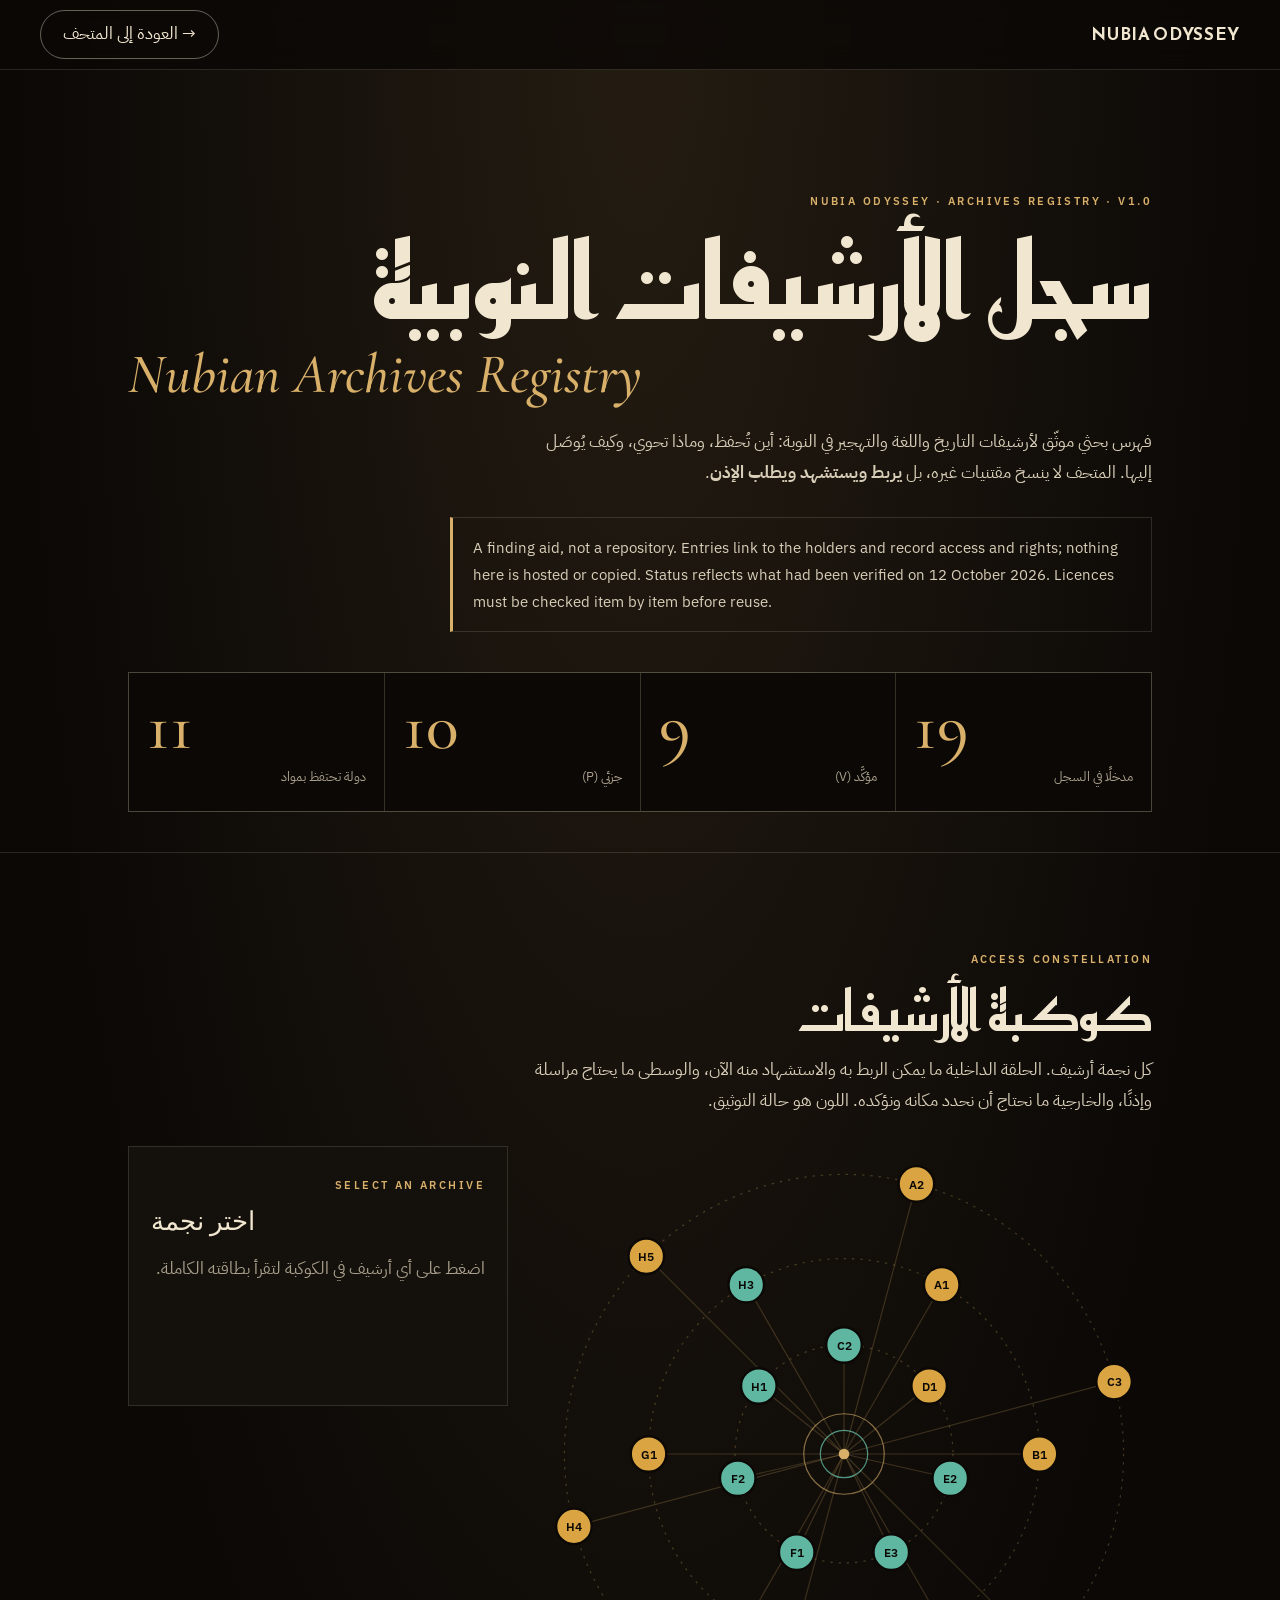
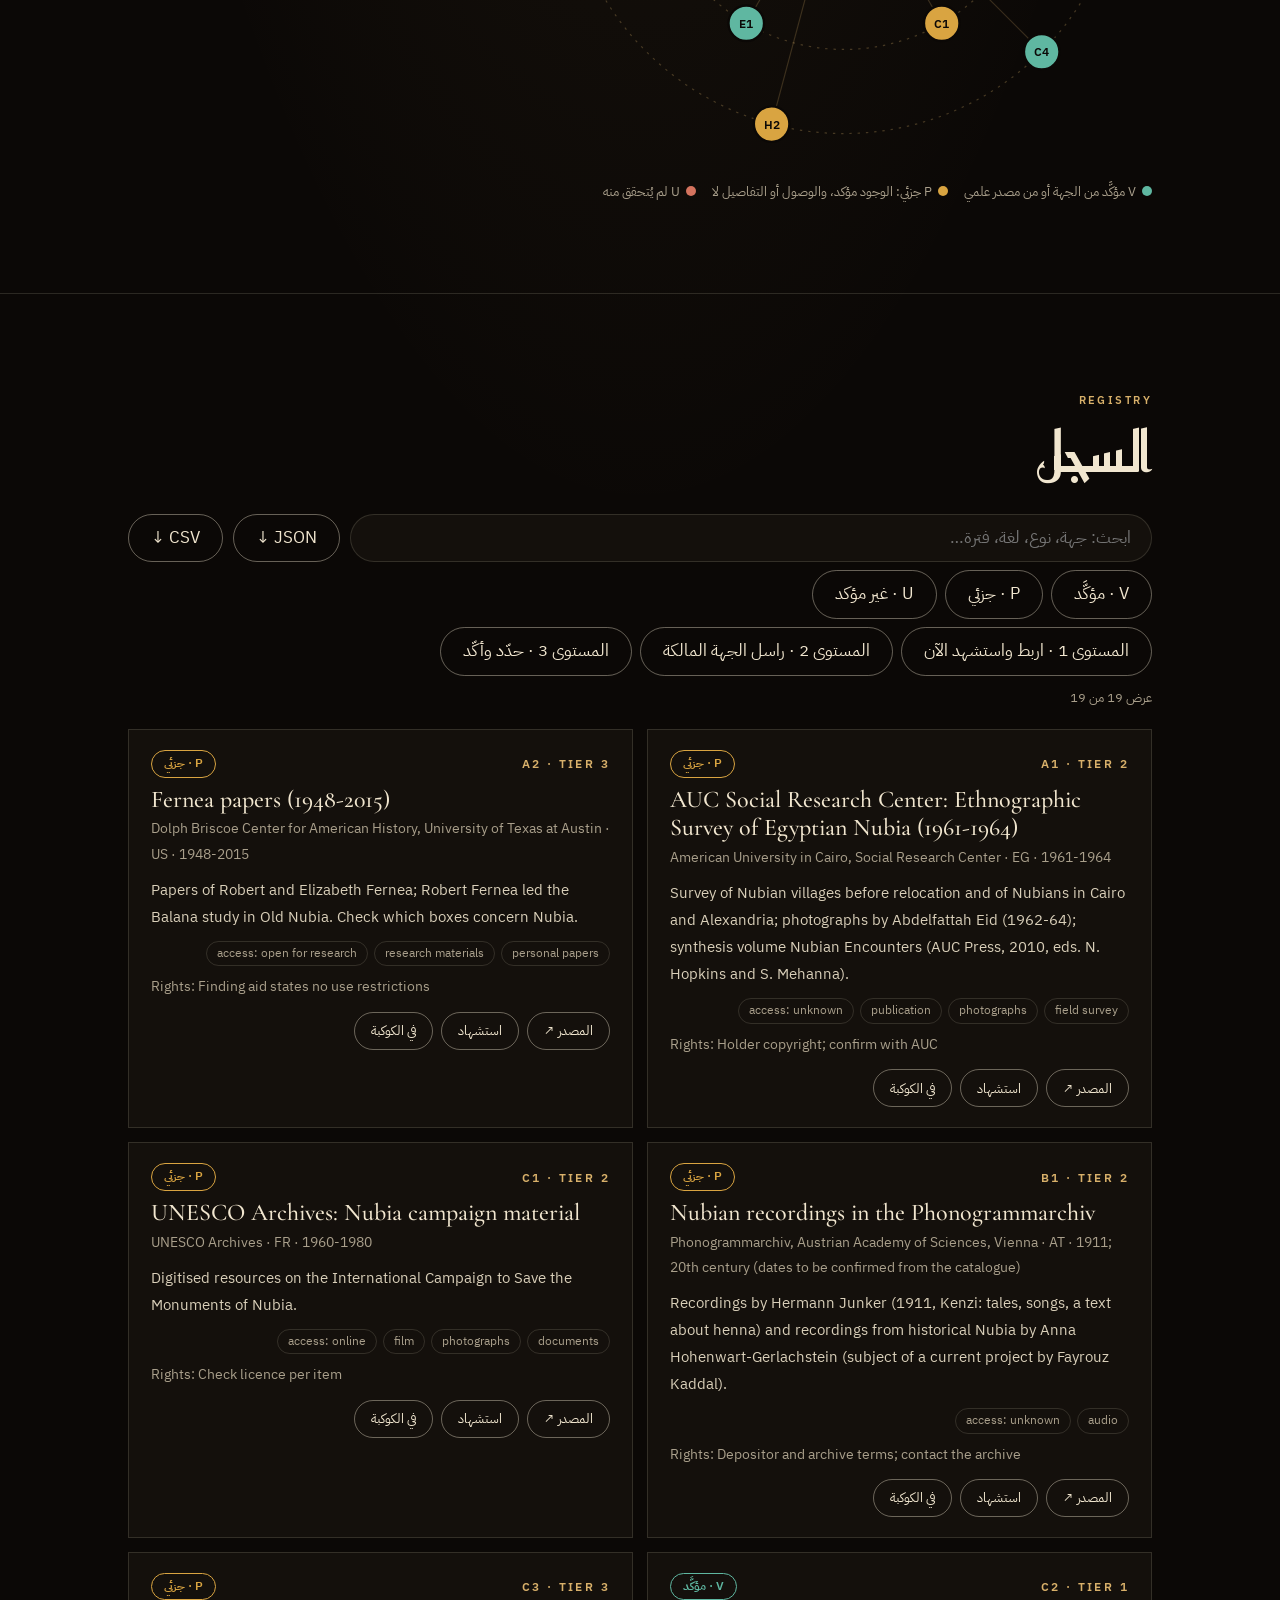
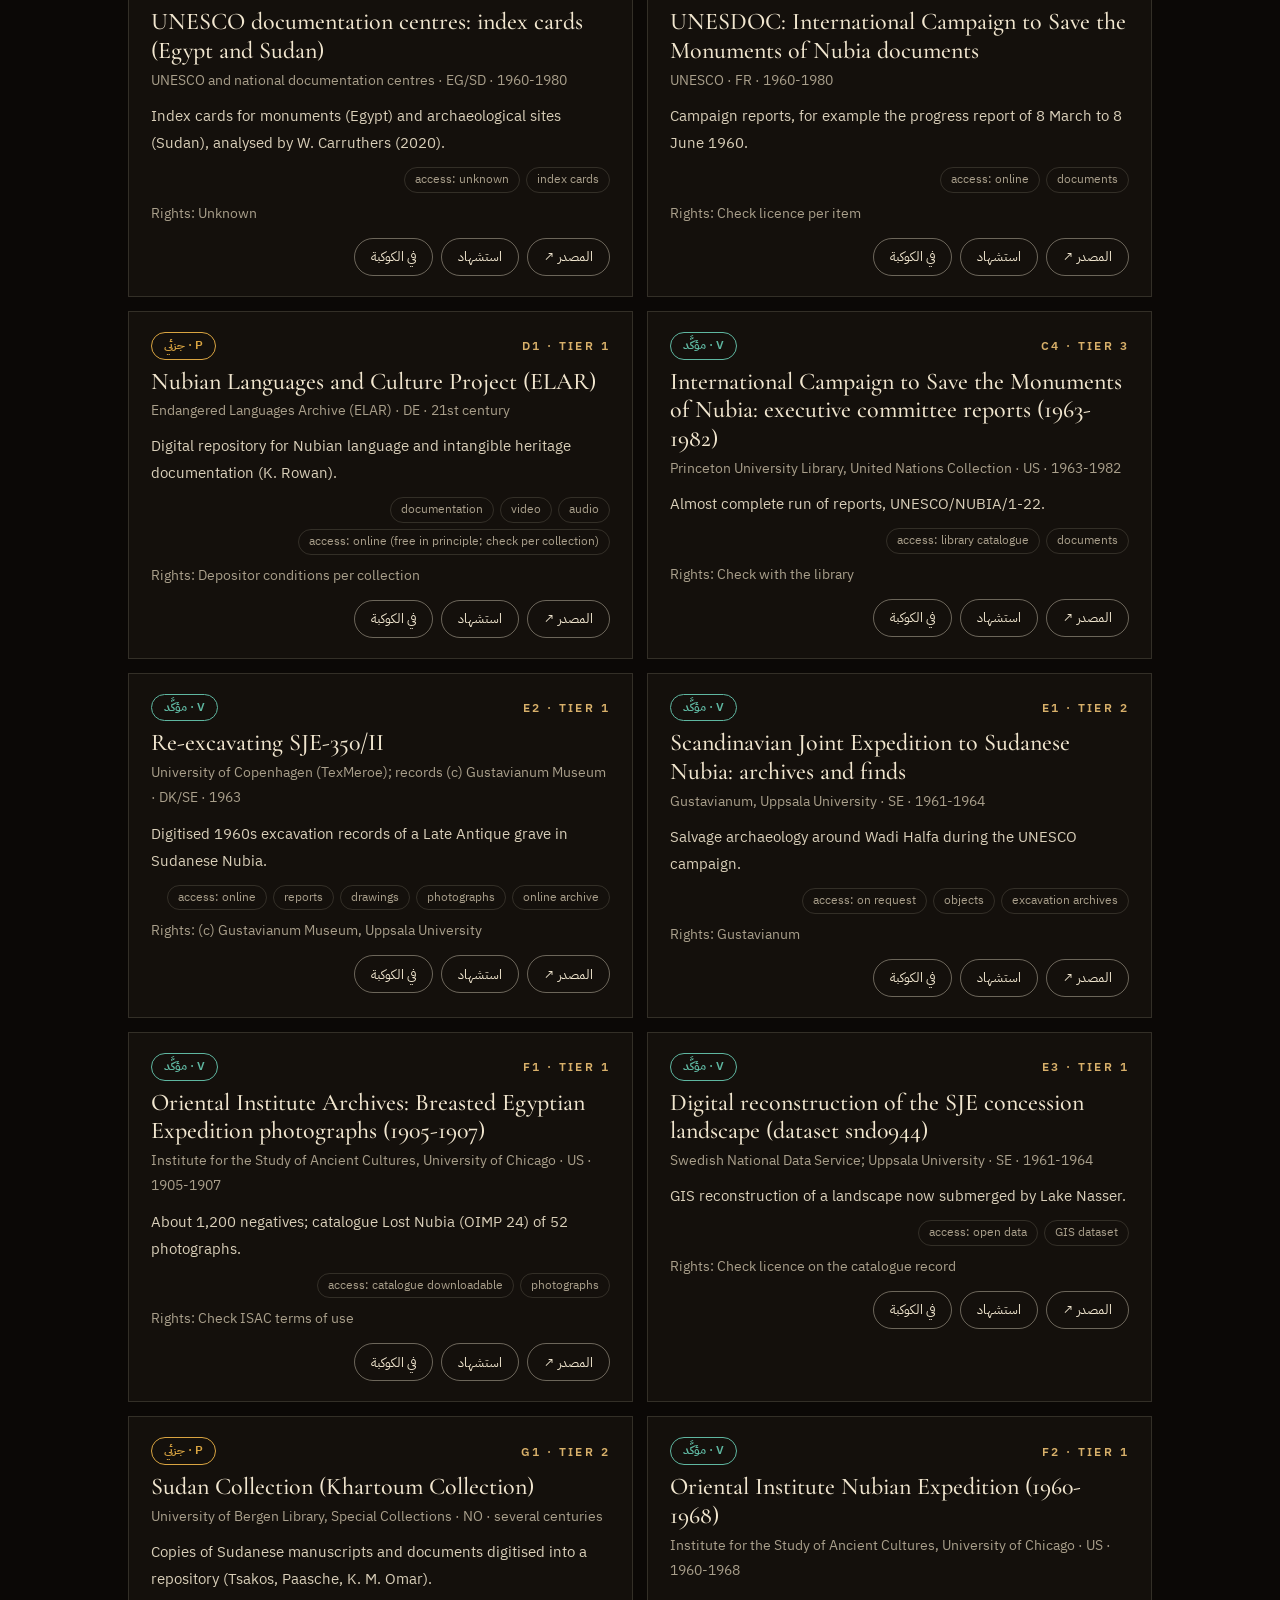
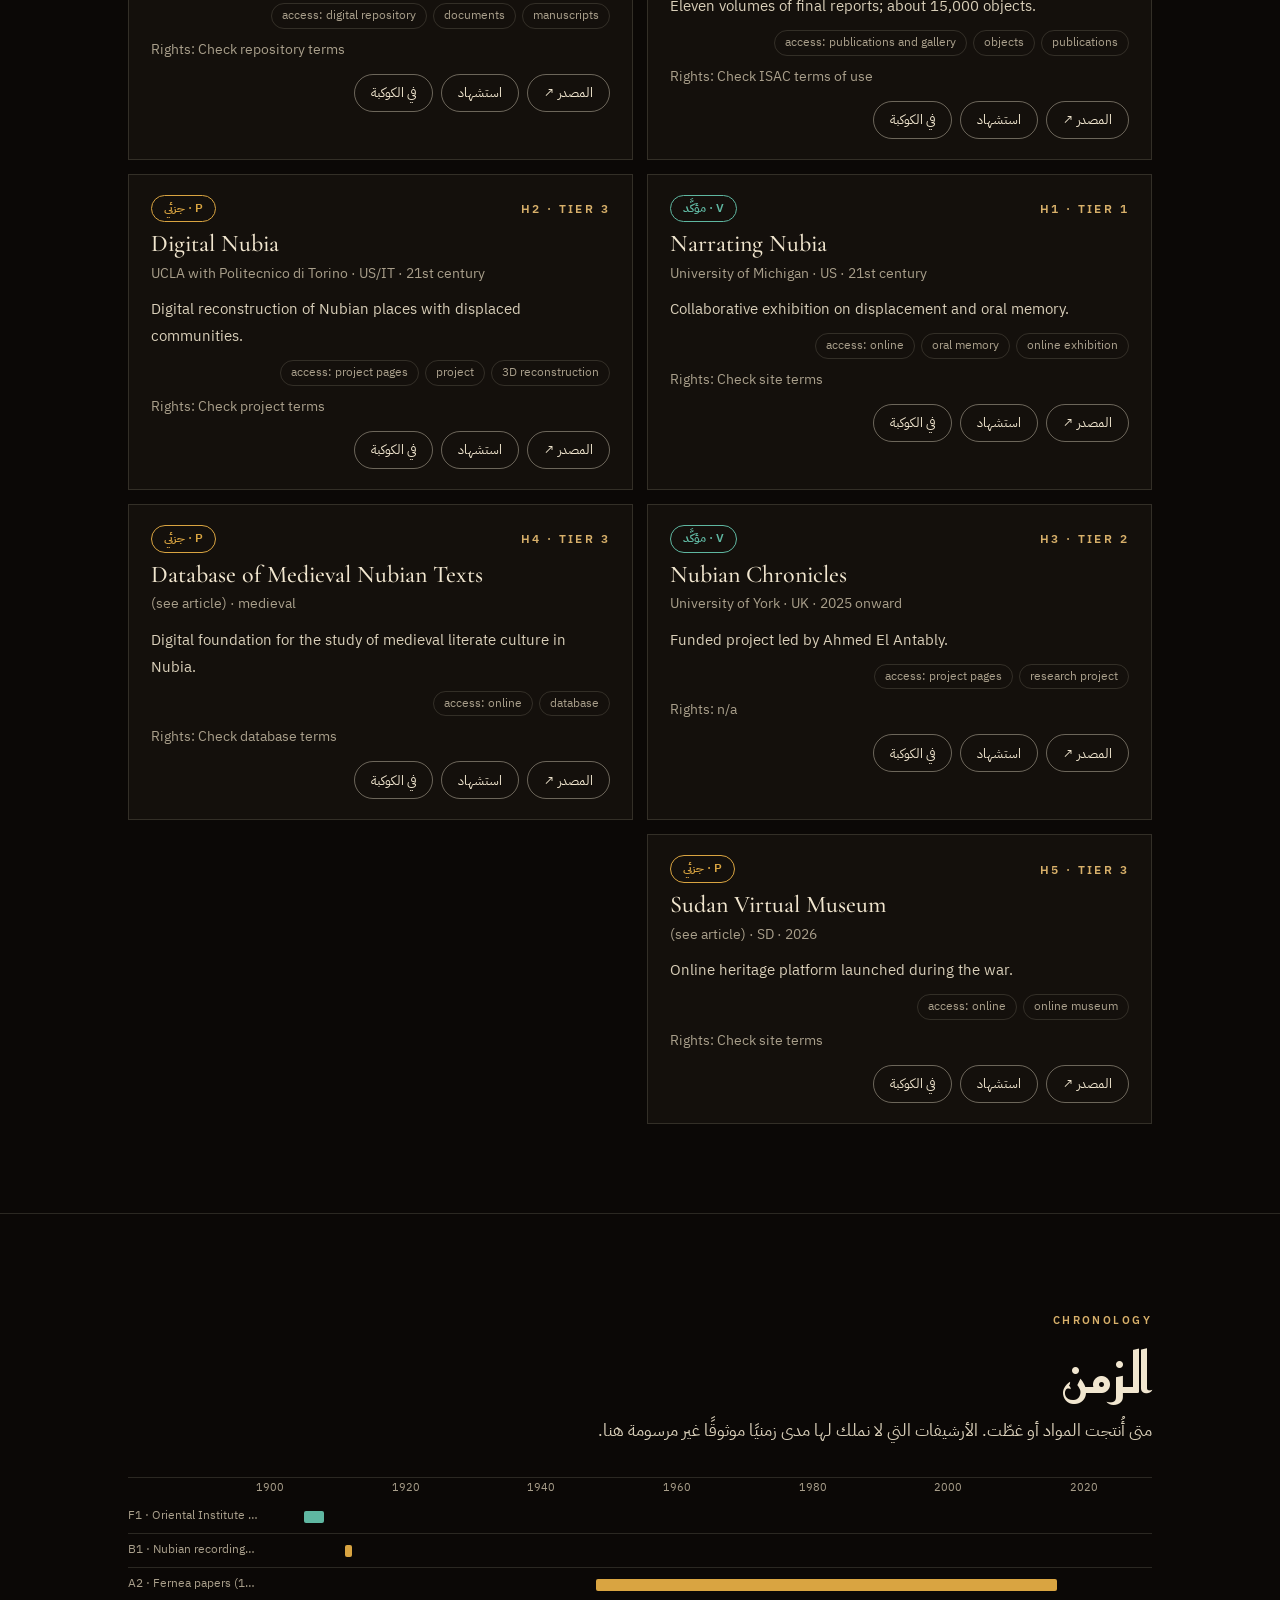
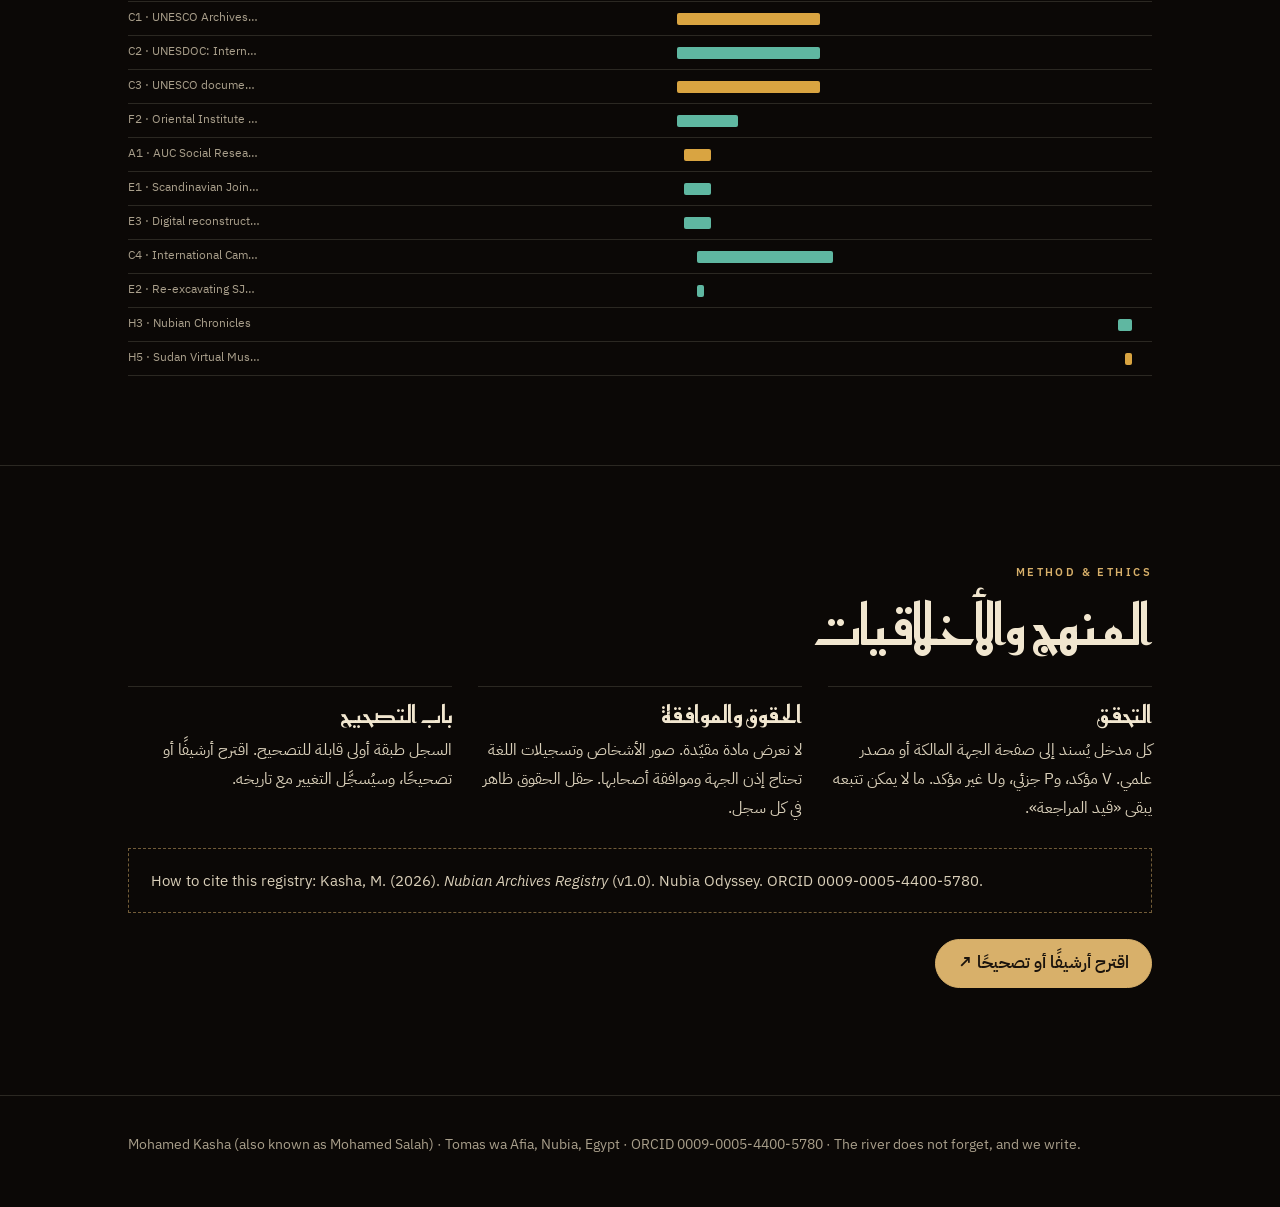
<file: archives.html>
<!DOCTYPE html>
<html lang="ar" dir="rtl">
<head>
<meta charset="utf-8">
<meta name="viewport" content="width=device-width, initial-scale=1, viewport-fit=cover">
<meta name="color-scheme" content="dark">
<title>سجل الأرشيفات النوبية | Nubian Archives Registry · Nubia Odyssey</title>
<meta name="description" content="Nubian Archives Registry: a verified finding aid to archives of Nubian history, language and displacement. Where they are held, what they contain, how to access them. Nubia Odyssey.">
<link rel="preconnect" href="https://fonts.googleapis.com"><link rel="preconnect" href="https://fonts.gstatic.com" crossorigin>
<link href="https://fonts.googleapis.com/css2?family=Cormorant+Garamond:ital,wght@0,500;0,700;1,500&family=IBM+Plex+Sans+Arabic:wght@300;400;500;600&family=IBM+Plex+Sans:wght@400;500;600&family=Reem+Kufi:wght@500;700&display=swap" rel="stylesheet">
<script type="application/ld+json">{"@context":"https://schema.org","@type":"Dataset","name":"Nubian Archives Registry","description":"A verified finding aid to archives relevant to Nubian history, language and displacement.","version":"1.0","dateModified":"2026-10-12","creator":{"@type":"Person","name":"Mohamed Kasha","alternateName":"Mohamed Salah","sameAs":"https://orcid.org/0009-0005-4400-5780"},"isPartOf":{"@type":"WebSite","name":"Nubia Odyssey"}}</script>
<style>
:root{--bg:#0b0806;--panel:#14100c;--line:rgba(241,230,207,.14);--ivory:#f1e6cf;--gold:#d8b06a;--mute:#a99f8b;--V:#5fb7a1;--P:#d9a441;--U:#d4735e;--ease:cubic-bezier(.19,1,.22,1)}
*{box-sizing:border-box}
html{scroll-behavior:smooth;background:var(--bg);scroll-padding-top:70px}
body{margin:0;background:radial-gradient(70% 40% at 50% 0,rgba(216,176,106,.12),transparent 70%),var(--bg);color:var(--ivory);font:400 17px/1.8 "IBM Plex Sans Arabic",system-ui,sans-serif;-webkit-font-smoothing:antialiased}
a{color:inherit;text-decoration:none}button,input{font:inherit;color:inherit}button{cursor:pointer}
:focus-visible{outline:3px solid var(--gold);outline-offset:3px}
.k{font-family:"Reem Kufi","IBM Plex Sans Arabic",sans-serif}
.en{direction:ltr;unicode-bidi:plaintext;text-align:start;font-family:"IBM Plex Sans",sans-serif}
.w{max-width:1120px;margin:auto;padding:0 clamp(16px,5vw,48px)}
.eb{font:600 11px/1.4 "IBM Plex Sans";letter-spacing:.22em;text-transform:uppercase;color:var(--gold);direction:ltr;text-align:start}
.pill{display:inline-flex;align-items:center;gap:8px;min-height:44px;padding:8px 22px;border-radius:75px;border:1px solid rgba(241,230,207,.4);background:transparent;transition:background .8s var(--ease),color .8s var(--ease)}
.pill:hover,.pill[aria-pressed=true]{background:var(--ivory);color:#1a130c}
.pill.g{background:var(--gold);border-color:var(--gold);color:#1a130c;font-weight:600}
.top{position:sticky;top:0;z-index:30;display:flex;justify-content:space-between;align-items:center;gap:10px;padding:calc(env(safe-area-inset-top,0px) + 10px) clamp(14px,4vw,40px) 10px;background:rgba(11,8,6,.82);backdrop-filter:blur(12px);-webkit-backdrop-filter:blur(12px);border-bottom:1px solid var(--line)}
.top .b{font:700 17px "Reem Kufi";letter-spacing:.04em;direction:ltr}
.hero{padding:clamp(60px,9vw,120px) 0 40px}
h1{margin:14px 0 0;font:700 clamp(42px,9vw,104px)/1.05 "Reem Kufi",sans-serif}
.sub{margin:6px 0 0;font:italic 500 clamp(26px,5vw,56px)/1.05 "Cormorant Garamond",serif;color:var(--gold);direction:ltr;text-align:start}
.lead{max-width:62ch;color:#d9cfb9;margin:24px 0 0}
.note{margin:28px 0 0;padding:16px 20px;border:1px solid var(--line);border-inline-start:3px solid var(--gold);color:#d9cfb9;font-size:15px;max-width:78ch}
.stats{display:grid;grid-template-columns:repeat(2,1fr);gap:1px;background:var(--line);border:1px solid var(--line);margin-top:40px}
.stats>div{background:var(--bg);padding:20px 18px}
.stats b{display:block;font:500 clamp(40px,7vw,68px)/1 "Cormorant Garamond",serif;color:var(--gold);direction:ltr;text-align:start}
.stats span{font-size:13px;color:var(--mute)}
@media(min-width:760px){.stats{grid-template-columns:repeat(4,1fr)}}
section{padding:clamp(48px,7vw,96px) 0;border-top:1px solid var(--line)}
h2{margin:8px 0 0;font:500 clamp(30px,5vw,56px)/1.1 "Reem Kufi",sans-serif}
.cons{display:grid;gap:28px;margin-top:30px}
@media(min-width:960px){.cons{grid-template-columns:minmax(0,1fr) 380px;align-items:start}}
svg.sky{width:100%;height:auto;max-width:640px;margin:auto;display:block;overflow:visible}
.ring{fill:none;stroke:var(--gold);stroke-opacity:.28;stroke-dasharray:2 5}
.nd{cursor:pointer;outline:none}
.nd circle{transition:r .5s var(--ease),stroke-width .3s;stroke:#0b0806;stroke-width:2}
.nd text{font:600 10.5px "IBM Plex Sans";fill:#0b0806;pointer-events:none;direction:ltr}
.nd:hover circle,.nd:focus circle,.nd.on circle{r:19;stroke:var(--ivory);stroke-width:2.5}
.nd.dim{opacity:.18}
.ln{stroke:var(--gold);stroke-opacity:.22}
.panel{border:1px solid var(--line);background:var(--panel);padding:22px;min-height:260px}
.panel h3{margin:6px 0 4px;font:500 26px/1.2 "Cormorant Garamond",serif;direction:ltr;text-align:start}
.row2{display:grid;grid-template-columns:100px 1fr;gap:4px 12px;font-size:14px;margin-top:10px}
.row2 dt{color:var(--mute)}.row2 dd{margin:0}
.badge{display:inline-flex;align-items:center;gap:6px;padding:2px 12px;border-radius:99px;font-size:12px;font-weight:600;border:1px solid currentColor}
.badge.V{color:var(--V)}.badge.P{color:var(--P)}.badge.U{color:var(--U)}
.leg{display:flex;flex-wrap:wrap;gap:16px;margin-top:18px;font-size:13px;color:var(--mute)}
.leg i{display:inline-block;width:10px;height:10px;border-radius:50%;margin-inline-end:6px}
.tools{display:flex;flex-wrap:wrap;gap:10px;margin:30px 0 8px;align-items:center}
.tools input{flex:1 1 240px;min-height:48px;padding:6px 20px;background:var(--panel);border:1px solid var(--line);border-radius:75px;outline:0}
.tools input:focus{border-color:var(--gold)}
.chips{display:flex;flex-wrap:wrap;gap:8px;margin:8px 0}
.cnt{font-size:13px;color:var(--mute);margin:10px 0 0}
.cards{display:grid;gap:14px;margin-top:20px}
@media(min-width:900px){.cards{grid-template-columns:1fr 1fr}}
.card{border:1px solid var(--line);background:var(--panel);padding:20px 22px;transition:border-color .6s}
.card:hover,.card.on{border-color:var(--gold)}
.card .h{display:flex;justify-content:space-between;gap:10px;align-items:center}
.card .id{font:600 12px "IBM Plex Sans";letter-spacing:.2em;color:var(--gold)}
.card h4{margin:8px 0 2px;font:500 24px/1.2 "Cormorant Garamond",serif;direction:ltr;text-align:start}
.card .hd{font-size:14px;color:var(--mute);direction:ltr;text-align:start}
.card p{margin:10px 0;font-size:15px;color:#d9cfb9;direction:ltr;text-align:start}
.tags{display:flex;flex-wrap:wrap;gap:6px;margin:8px 0}
.tags span{font-size:12px;padding:1px 10px;border:1px solid var(--line);border-radius:99px;color:var(--mute);direction:ltr}
.acts{display:flex;flex-wrap:wrap;gap:8px;margin-top:12px}
.acts .pill{min-height:38px;padding:4px 16px;font-size:13px}
.tl{direction:ltr;margin-top:30px;border-top:1px solid var(--line)}
.tl .r{display:grid;grid-template-columns:132px 1fr;align-items:center;gap:10px;border-bottom:1px solid var(--line);height:34px;font-size:12px}
.tl .lab{color:var(--mute);white-space:nowrap;overflow:hidden;text-overflow:ellipsis}
.tl .tr{position:relative;height:100%}
.tl .bar{position:absolute;top:11px;height:12px;border-radius:2px;min-width:5px;cursor:pointer}
.tl .ax{display:grid;grid-template-columns:132px 1fr;gap:10px;font-size:11px;color:var(--mute)}
.tl .ax div{position:relative;height:22px}.tl .ax span{position:absolute;transform:translateX(-50%)}
.cols{display:grid;gap:26px;margin-top:30px}
@media(min-width:900px){.cols{grid-template-columns:repeat(3,1fr)}}
.cols div{border-top:1px solid var(--line);padding-top:14px}
.cols h4{margin:0 0 6px;font:500 24px/1.2 "Reem Kufi"}
.cols p{margin:0;color:#d9cfb9;font-size:16px}
.cite{margin-top:26px;padding:18px 22px;border:1px dashed rgba(216,176,106,.5);font-size:15px;direction:ltr;text-align:start;color:#d9cfb9}
footer{padding:36px 0 calc(env(safe-area-inset-bottom,0px) + 50px);border-top:1px solid var(--line);color:var(--mute);font-size:14px}
.toast{position:fixed;bottom:calc(env(safe-area-inset-bottom,0px) + 22px);left:50%;transform:translate(-50%,40px);background:var(--gold);color:#1a130c;padding:10px 22px;border-radius:75px;font-weight:600;opacity:0;transition:.5s var(--ease);z-index:50;pointer-events:none}
.toast.on{opacity:1;transform:translate(-50%,0)}
@media(prefers-reduced-motion:reduce){html{scroll-behavior:auto}*{transition:none!important}}
</style>
</head>
<body>
<header class="top"><a class="b" href="index.html">NUBIA ODYSSEY</a><a class="pill" href="index.html">&#8594; العودة إلى المتحف</a></header>
<main>
<div class="hero"><div class="w">
 <span class="eb">Nubia Odyssey &middot; Archives Registry &middot; v1.0</span>
 <h1 class="k">سجل الأرشيفات النوبية</h1>
 <p class="sub">Nubian Archives Registry</p>
 <p class="lead">فهرس بحثي موثّق لأرشيفات التاريخ واللغة والتهجير في النوبة: أين تُحفظ، وماذا تحوي، وكيف يُوصَل إليها. المتحف لا ينسخ مقتنيات غيره، بل <b>يربط ويستشهد ويطلب الإذن</b>.</p>
 <p class="note en">A finding aid, not a repository. Entries link to the holders and record access and rights; nothing here is hosted or copied. Status reflects what had been verified on 12 October 2026. Licences must be checked item by item before reuse.</p>
 <div class="stats" id="stats"></div>
</div></div>

<section id="map"><div class="w">
 <span class="eb">Access constellation</span><h2 class="k">كوكبة الأرشيفات</h2>
 <p class="lead" style="margin-top:12px">كل نجمة أرشيف. الحلقة الداخلية ما يمكن الربط به والاستشهاد منه الآن، والوسطى ما يحتاج مراسلة وإذنًا، والخارجية ما نحتاج أن نحدد مكانه ونؤكده. اللون هو حالة التوثيق.</p>
 <div class="cons">
  <svg class="sky" id="sky" viewBox="0 0 520 520" role="group" aria-label="Archives constellation"></svg>
  <aside class="panel" id="panel" aria-live="polite"></aside>
 </div>
 <div class="leg"><span><i style="background:var(--V)"></i>V مؤكَّد من الجهة أو من مصدر علمي</span><span><i style="background:var(--P)"></i>P جزئي: الوجود مؤكد، والوصول أو التفاصيل لا</span><span><i style="background:var(--U)"></i>U لم يُتحقق منه</span></div>
</div></section>

<section id="list"><div class="w">
 <span class="eb">Registry</span><h2 class="k">السجل</h2>
 <div class="tools"><input id="q" type="search" placeholder="ابحث: جهة، نوع، لغة، فترة…" aria-label="Search"><button class="pill" id="exj">JSON &#8595;</button><button class="pill" id="exc">CSV &#8595;</button></div>
 <div class="chips" id="fs"></div><div class="chips" id="ft"></div>
 <p class="cnt" id="cnt"></p>
 <div class="cards" id="cards"></div>
</div></section>

<section id="time"><div class="w">
 <span class="eb">Chronology</span><h2 class="k">الزمن</h2>
 <p class="lead" style="margin-top:12px">متى أُنتجت المواد أو غطّت. الأرشيفات التي لا نملك لها مدى زمنيًا موثوقًا غير مرسومة هنا.</p>
 <div class="tl" id="tl"></div>
</div></section>

<section id="method"><div class="w">
 <span class="eb">Method &amp; ethics</span><h2 class="k">المنهج والأخلاقيات</h2>
 <div class="cols">
  <div><h4>التحقق</h4><p>كل مدخل يُسند إلى صفحة الجهة المالكة أو مصدر علمي. V مؤكد، وP جزئي، وU غير مؤكد. ما لا يمكن تتبعه يبقى «قيد المراجعة».</p></div>
  <div><h4>الحقوق والموافقة</h4><p>لا نعرض مادة مقيّدة. صور الأشخاص وتسجيلات اللغة تحتاج إذن الجهة وموافقة أصحابها. حقل الحقوق ظاهر في كل سجل.</p></div>
  <div><h4>باب التصحيح</h4><p>السجل طبقة أولى قابلة للتصحيح. اقترح أرشيفًا أو تصحيحًا، وسيُسجَّل التغيير مع تاريخه.</p></div>
 </div>
 <p class="cite en" id="cite"></p>
 <p style="margin-top:26px"><a class="pill g" id="sug" href="#">اقترح أرشيفًا أو تصحيحًا &#8599;</a></p>
</div></section>
</main>
<footer><div class="w en">Mohamed Kasha (also known as Mohamed Salah) &middot; Tomas wa Afia, Nubia, Egypt &middot; ORCID 0009-0005-4400-5780 &middot; The river does not forget, and we write.</div></footer>
<div class="toast" id="toast"></div>
<script>
const DATA={"meta": {"title": "Nubian Archives Registry", "version": "1.0", "date": "2026-10-12", "status_codes": {"V": "confirmed from the holder or a scholarly source", "P": "partly confirmed (existence confirmed; access or exact holdings not)", "U": "not yet verified"}, "note": "A finding aid. It links and cites; it does not copy holdings. Check licences before reuse."}, "archives": [{"id": "A1", "name": "AUC Social Research Center: Ethnographic Survey of Egyptian Nubia (1961-1964)", "holder": "American University in Cairo, Social Research Center", "country": "EG", "type": ["field survey", "photographs", "publication"], "period": "1961-1964", "languages": ["en", "ar"], "nubian_relevance": "Survey of Nubian villages before relocation and of Nubians in Cairo and Alexandria; photographs by Abdelfattah Eid (1962-64); synthesis volume Nubian Encounters (AUC Press, 2010, eds. N. Hopkins and S. Mehanna).", "access": "unknown", "rights": "Holder copyright; confirm with AUC", "url": "https://www1.aucegypt.edu/src/nubia.htm", "also": ["https://fount.aucegypt.edu/faculty_books/217"], "status": "P", "museum_state": "partially documented", "tier": 2}, {"id": "A2", "name": "Fernea papers (1948-2015)", "holder": "Dolph Briscoe Center for American History, University of Texas at Austin", "country": "US", "type": ["personal papers", "research materials"], "period": "1948-2015", "languages": ["en"], "nubian_relevance": "Papers of Robert and Elizabeth Fernea; Robert Fernea led the Balana study in Old Nubia. Check which boxes concern Nubia.", "access": "open for research", "rights": "Finding aid states no use restrictions", "url": "https://collections.briscoecenter.org/repositories/2/resources/4828", "status": "P", "museum_state": "under review", "tier": 3}, {"id": "B1", "name": "Nubian recordings in the Phonogrammarchiv", "holder": "Phonogrammarchiv, Austrian Academy of Sciences, Vienna", "country": "AT", "type": ["audio"], "period": "1911; 20th century (dates to be confirmed from the catalogue)", "languages": ["kenzi", "nubian", "ar"], "nubian_relevance": "Recordings by Hermann Junker (1911, Kenzi: tales, songs, a text about henna) and recordings from historical Nubia by Anna Hohenwart-Gerlachstein (subject of a current project by Fayrouz Kaddal).", "access": "unknown", "rights": "Depositor and archive terms; contact the archive", "url": "http://www.phonogrammarchiv.at", "also": ["https://centres.clarin.eu/centre/41", "https://iframe-www.clarin.eu/content/tour-de-clarin-knowledge-centre-phonogrammarchiv", "https://recordingpioneers.com/RP_JUNKER1.html"], "status": "P", "museum_state": "partially documented", "tier": 2}, {"id": "C1", "name": "UNESCO Archives: Nubia campaign material", "holder": "UNESCO Archives", "country": "FR", "type": ["documents", "photographs", "film"], "period": "1960-1980", "languages": ["en", "fr"], "nubian_relevance": "Digitised resources on the International Campaign to Save the Monuments of Nubia.", "access": "online", "rights": "Check licence per item", "url": "https://www.worldhistory.org/collection/19/unescos-nubia--abu-simbel-campaign", "status": "P", "museum_state": "partially documented", "tier": 2, "notes": "Locate the item-level catalogue on the UNESCO Archives platform before citing."}, {"id": "C2", "name": "UNESDOC: International Campaign to Save the Monuments of Nubia documents", "holder": "UNESCO", "country": "FR", "type": ["documents"], "period": "1960-1980", "languages": ["en", "fr"], "nubian_relevance": "Campaign reports, for example the progress report of 8 March to 8 June 1960.", "access": "online", "rights": "Check licence per item", "url": "https://unesdoc.unesco.org/ark:/48223/pf0000127498", "status": "V", "museum_state": "documented", "tier": 1}, {"id": "C3", "name": "UNESCO documentation centres: index cards (Egypt and Sudan)", "holder": "UNESCO and national documentation centres", "country": "EG/SD", "type": ["index cards"], "period": "1960-1980", "languages": ["en", "fr", "ar"], "nubian_relevance": "Index cards for monuments (Egypt) and archaeological sites (Sudan), analysed by W. Carruthers (2020).", "access": "unknown", "rights": "Unknown", "url": "https://ueaeprints.uea.ac.uk/id/eprint/71845/", "status": "P", "museum_state": "under review", "tier": 3, "notes": "Physical location and access not confirmed."}, {"id": "C4", "name": "International Campaign to Save the Monuments of Nubia: executive committee reports (1963-1982)", "holder": "Princeton University Library, United Nations Collection", "country": "US", "type": ["documents"], "period": "1963-1982", "languages": ["en"], "nubian_relevance": "Almost complete run of reports, UNESCO/NUBIA/1-22.", "access": "library catalogue", "rights": "Check with the library", "url": "https://catalog.princeton.edu/catalog/9985456733506421", "status": "V", "museum_state": "documented", "tier": 3}, {"id": "D1", "name": "Nubian Languages and Culture Project (ELAR)", "holder": "Endangered Languages Archive (ELAR)", "country": "DE", "type": ["audio", "video", "documentation"], "period": "21st century", "languages": ["nobiin", "kenzi", "andaandi"], "nubian_relevance": "Digital repository for Nubian language and intangible heritage documentation (K. Rowan).", "access": "online (free in principle; check per collection)", "rights": "Depositor conditions per collection", "url": "https://www.elararchive.org/", "also": ["https://ijih.org/volumes/article/670"], "status": "P", "museum_state": "partially documented", "tier": 1, "notes": "Confirm the exact collection title and access level on the ELAR site."}, {"id": "E1", "name": "Scandinavian Joint Expedition to Sudanese Nubia: archives and finds", "holder": "Gustavianum, Uppsala University", "country": "SE", "type": ["excavation archives", "objects"], "period": "1961-1964", "languages": ["en", "sv"], "nubian_relevance": "Salvage archaeology around Wadi Halfa during the UNESCO campaign.", "access": "on request", "rights": "Gustavianum", "url": "https://uu.se/en/gustavianum/our-collections/the-historical-collections/egyptology/the-scandinavian-joint-expedition-to-nubia", "status": "V", "museum_state": "documented", "tier": 2}, {"id": "E2", "name": "Re-excavating SJE-350/II", "holder": "University of Copenhagen (TexMeroe); records (c) Gustavianum Museum", "country": "DK/SE", "type": ["online archive", "photographs", "drawings", "reports"], "period": "1963", "languages": ["en"], "nubian_relevance": "Digitised 1960s excavation records of a Late Antique grave in Sudanese Nubia.", "access": "online", "rights": "(c) Gustavianum Museum, Uppsala University", "url": "https://nubianburial.ku.dk/collections/show/1", "also": ["https://ctr.hum.ku.dk/nyhedsliste/just-launched-re-excavating-sje-350ii/"], "status": "V", "museum_state": "documented", "tier": 1}, {"id": "E3", "name": "Digital reconstruction of the SJE concession landscape (dataset snd0944)", "holder": "Swedish National Data Service; Uppsala University", "country": "SE", "type": ["GIS dataset"], "period": "1961-1964", "languages": ["en"], "nubian_relevance": "GIS reconstruction of a landscape now submerged by Lake Nasser.", "access": "open data", "rights": "Check licence on the catalogue record", "url": "https://snd.se/en/catalogue/dataset/snd0944-1", "also": ["https://doi.org/10.5878/002087"], "status": "V", "museum_state": "documented", "tier": 1}, {"id": "F1", "name": "Oriental Institute Archives: Breasted Egyptian Expedition photographs (1905-1907)", "holder": "Institute for the Study of Ancient Cultures, University of Chicago", "country": "US", "type": ["photographs"], "period": "1905-1907", "languages": ["en"], "nubian_relevance": "About 1,200 negatives; catalogue Lost Nubia (OIMP 24) of 52 photographs.", "access": "catalogue downloadable", "rights": "Check ISAC terms of use", "url": "https://isac.uchicago.edu/node/3282", "also": ["https://isac.uchicago.edu/sites/default/files/uploads/shared/docs/oimp24.pdf"], "status": "V", "museum_state": "documented", "tier": 1}, {"id": "F2", "name": "Oriental Institute Nubian Expedition (1960-1968)", "holder": "Institute for the Study of Ancient Cultures, University of Chicago", "country": "US", "type": ["publications", "objects"], "period": "1960-1968", "languages": ["en"], "nubian_relevance": "Eleven volumes of final reports; about 15,000 objects.", "access": "publications and gallery", "rights": "Check ISAC terms of use", "url": "https://isac.uchicago.edu/node/2479", "status": "V", "museum_state": "documented", "tier": 1}, {"id": "G1", "name": "Sudan Collection (Khartoum Collection)", "holder": "University of Bergen Library, Special Collections", "country": "NO", "type": ["manuscripts", "documents"], "period": "several centuries", "languages": ["ar"], "nubian_relevance": "Copies of Sudanese manuscripts and documents digitised into a repository (Tsakos, Paasche, K. M. Omar).", "access": "digital repository", "rights": "Check repository terms", "url": "https://onlinejournals.uofk.edu/JFA/article/view/2093", "status": "P", "museum_state": "partially documented", "tier": 2}, {"id": "H1", "name": "Narrating Nubia", "holder": "University of Michigan", "country": "US", "type": ["online exhibition", "oral memory"], "period": "21st century", "languages": ["en"], "nubian_relevance": "Collaborative exhibition on displacement and oral memory.", "access": "online", "rights": "Check site terms", "url": "https://sites.lsa.umich.edu/nubia/exhibition/displacement/", "status": "V", "museum_state": "documented", "tier": 1}, {"id": "H2", "name": "Digital Nubia", "holder": "UCLA with Politecnico di Torino", "country": "US/IT", "type": ["3D reconstruction", "project"], "period": "21st century", "languages": ["en"], "nubian_relevance": "Digital reconstruction of Nubian places with displaced communities.", "access": "project pages", "rights": "Check project terms", "url": "https://archvr.ucla.edu/?p=16", "status": "P", "museum_state": "partially documented", "tier": 3}, {"id": "H3", "name": "Nubian Chronicles", "holder": "University of York", "country": "UK", "type": ["research project"], "period": "2025 onward", "languages": ["en"], "nubian_relevance": "Funded project led by Ahmed El Antably.", "access": "project pages", "rights": "n/a", "url": "https://www.york.ac.uk/news-and-events/news/2025/research/ahmed-el-antably-to-lead-new-project/", "status": "V", "museum_state": "documented", "tier": 2}, {"id": "H4", "name": "Database of Medieval Nubian Texts", "holder": "(see article)", "country": "", "type": ["database"], "period": "medieval", "languages": ["multiple"], "nubian_relevance": "Digital foundation for the study of medieval literate culture in Nubia.", "access": "online", "rights": "Check database terms", "url": "https://digitalorientalist.com/2026/05/15/the-database-of-medieval-nubian-texts-a-digital-foundation-for-the-study-of-medieval-african-literate-culture/", "status": "P", "museum_state": "partially documented", "tier": 3}, {"id": "H5", "name": "Sudan Virtual Museum", "holder": "(see article)", "country": "SD", "type": ["online museum"], "period": "2026", "languages": ["ar", "en"], "nubian_relevance": "Online heritage platform launched during the war.", "access": "online", "rights": "Check site terms", "url": "https://www.finestresullarte.info/en/museums/sudan-virtual-museum-cultural-heritage-online-despite-war-is-born", "status": "P", "museum_state": "partially documented", "tier": 3}]};
const A=DATA.archives;
const ST={V:{c:"#5fb7a1",ar:"مؤكَّد",st:"موثق"},P:{c:"#d9a441",ar:"جزئي",st:"موثق جزئيًا"},U:{c:"#d4735e",ar:"غير مؤكد",st:"قيد المراجعة"}};
const TIER={1:"اربط واستشهد الآن",2:"راسل الجهة المالكة",3:"حدّد وأكّد"};
const ACC={"open":"مفتوح","online":"على الإنترنت","on request":"عند الطلب","unknown":"غير مؤكد","open for research":"مفتوح للبحث","open data":"بيانات مفتوحة","library catalogue":"فهرس المكتبة","project pages":"صفحات المشروع","digital repository":"مستودع رقمي","catalogue downloadable":"الفهرس قابل للتحميل","publications and gallery":"منشورات ومعرض"};
const YR={A1:[1961,1964],A2:[1948,2015],B1:[1911,1911],C1:[1960,1980],C2:[1960,1980],C3:[1960,1980],C4:[1963,1982],E1:[1961,1964],E2:[1963,1963],E3:[1961,1964],F1:[1905,1907],F2:[1960,1968],H3:[2025,2026],H5:[2026,2026]};
const $=s=>document.querySelector(s),$$=s=>[...document.querySelectorAll(s)];
const esc=s=>String(s==null?"":s).replace(/[&<>"]/g,c=>({"&":"&amp;","<":"&lt;",">":"&gt;",'"':"&quot;"}[c]));
const f={q:"",st:new Set(),tier:new Set()};let sel=null;
const match=a=>{const t=(a.name+" "+a.holder+" "+a.nubian_relevance+" "+(a.type||[]).join(" ")+" "+a.country+" "+a.period+" "+(a.languages||[]).join(" ")).toLowerCase();
 return (!f.q||t.includes(f.q))&&(!f.st.size||f.st.has(a.status))&&(!f.tier.size||f.tier.has(a.tier))};
const toast=m=>{const t=$("#toast");t.textContent=m;t.classList.add("on");setTimeout(()=>t.classList.remove("on"),1800)};
/* stats */
function stats(){const c=k=>A.filter(a=>a.status==k).length,ctry=new Set(A.flatMap(a=>String(a.country).split("/")).filter(Boolean)).size;
 $("#stats").innerHTML=[[A.length,"مدخلًا في السجل"],[c("V"),"مؤكَّد (V)"],[c("P"),"جزئي (P)"],[ctry,"دولة تحتفظ بمواد"]].map(x=>`<div><b>${x[0]}</b><span>${x[1]}</span></div>`).join("")}
/* constellation */
const R={1:92,2:165,3:236};
function sky(){let h="";[1,2,3].forEach(t=>h+=`<circle class="ring" cx="260" cy="260" r="${R[t]}"/>`);
 h+=`<circle cx="260" cy="260" r="34" fill="none" stroke="#d8b06a" stroke-opacity=".6"/><circle cx="260" cy="260" r="20" fill="none" stroke="#5fb7a1" stroke-opacity=".8"/><circle cx="260" cy="260" r="4.5" fill="#d8b06a"/>`;
 let nodes="",lines="";
 [1,2,3].forEach(t=>{const g=A.filter(a=>a.tier==t),n=g.length;g.forEach((a,i)=>{const th=(-90+(t==2?180/n:t==3?90/n:0)+i*360/n)*Math.PI/180,x=260+R[t]*Math.cos(th),y=260+R[t]*Math.sin(th);  lines+=`<line class="ln" data-id="${a.id}" x1="260" y1="260" x2="${x.toFixed(1)}" y2="${y.toFixed(1)}"/>`;
  nodes+=`<g class="nd" data-id="${a.id}" tabindex="0" role="button" aria-label="${esc(a.id+" "+a.name)}" transform="translate(${x.toFixed(1)},${y.toFixed(1)})"><circle r="15" fill="${ST[a.status].c}"/><text y="4" text-anchor="middle">${a.id}</text></g>`})});
 $("#sky").innerHTML=h+lines+nodes}
$("#sky").addEventListener("click",e=>{const g=e.target.closest(".nd");if(g)pick(g.dataset.id)});
$("#sky").addEventListener("keydown",e=>{if(e.key=="Enter"||e.key==" "){const g=e.target.closest(".nd");if(g){e.preventDefault();pick(g.dataset.id)}}});
function paintSky(){$$(".nd").forEach(g=>{const a=A.find(x=>x.id==g.dataset.id);g.classList.toggle("dim",!match(a));g.classList.toggle("on",g.dataset.id==sel)});$$(".ln").forEach(l=>{const a=A.find(x=>x.id==l.dataset.id);l.style.opacity=match(a)?"":".08"})}
/* panel + cite */
const cite=a=>`${a.holder}. ${a.name} [${a.id}]. In M. Kasha (2026), Nubian Archives Registry v1.0, Nubia Odyssey. ${a.url} (verification status ${a.status}, checked 12 Oct 2026).`;
function link(u,t){return `<a class="pill" href="${esc(u)}" target="_blank" rel="noopener">${t} &#8599;</a>`}
function panel(a){const s=a?ST[a.status]:null;
 $("#panel").innerHTML=a?`<span class="eb">${a.id} &middot; Tier ${a.tier}</span><h3>${esc(a.name)}</h3><p class="en" style="margin:0;color:var(--mute);font-size:14px">${esc(a.holder)}</p>
 <p style="margin:12px 0 0"><span class="badge ${a.status}">${a.status} &middot; ${s.ar}</span> <span style="font-size:13px;color:var(--mute)">${s.st}</span></p>
 <dl class="row2"><dt>الفترة</dt><dd class="en">${esc(a.period)}</dd><dt>الوصول</dt><dd>${esc(ACC[a.access]||a.access)}</dd><dt>الحقوق</dt><dd class="en">${esc(a.rights)}</dd><dt>الخطوة</dt><dd>${TIER[a.tier]}</dd></dl>
 <p class="en" style="font-size:14px;color:#d9cfb9">${esc(a.nubian_relevance)}</p><div class="acts">${link(a.url,"المصدر")}<button class="pill" data-cite="${a.id}">استشهاد</button></div>`
 :`<span class="eb">Select an archive</span><h3>اختر نجمة</h3><p style="color:var(--mute)">اضغط على أي أرشيف في الكوكبة لتقرأ بطاقته الكاملة.</p>`}
function pick(id){sel=id;panel(A.find(a=>a.id==id));paintSky();$$(".card").forEach(c=>c.classList.toggle("on",c.dataset.id==id));try{history.replaceState(null,"","#"+id)}catch(_){}}
/* cards */
function cards(){const L=A.filter(match);$("#cnt").textContent=`عرض ${L.length} من ${A.length}`;
 $("#cards").innerHTML=L.map(a=>{const s=ST[a.status];return `<article class="card ${a.id==sel?"on":""}" data-id="${a.id}"><div class="h"><span class="id">${a.id} &middot; TIER ${a.tier}</span><span class="badge ${a.status}">${a.status} &middot; ${s.ar}</span></div>
 <h4>${esc(a.name)}</h4><div class="hd">${esc(a.holder)}${a.country?" &middot; "+esc(a.country):""} &middot; ${esc(a.period)}</div>
 <p>${esc(a.nubian_relevance)}</p><div class="tags">${(a.type||[]).map(t=>`<span>${esc(t)}</span>`).join("")}<span>access: ${esc(a.access)}</span></div>
 <div class="hd" style="margin:6px 0 0">Rights: ${esc(a.rights)}</div>
 <div class="acts">${link(a.url,"المصدر")}<button class="pill" data-cite="${a.id}">استشهاد</button><button class="pill" data-focus="${a.id}">في الكوكبة</button></div></article>`}).join("")||`<p style="color:var(--mute)">لا نتائج. جرّب كلمة أخرى.</p>`}
/* filters */
function chips(){$("#fs").innerHTML=["V","P","U"].map(k=>`<button class="pill" data-fs="${k}" aria-pressed="${f.st.has(k)}">${k} &middot; ${ST[k].ar}</button>`).join("");
 $("#ft").innerHTML=[1,2,3].map(k=>`<button class="pill" data-ft="${k}" aria-pressed="${f.tier.has(k)}">المستوى ${k} &middot; ${TIER[k]}</button>`).join("")}
function refresh(){chips();cards();paintSky()}
$("#q").addEventListener("input",e=>{f.q=e.target.value.trim().toLowerCase();refresh()});
document.addEventListener("click",e=>{const b=e.target.closest("button");if(!b)return;
 if(b.dataset.fs){const k=b.dataset.fs;f.st.has(k)?f.st.delete(k):f.st.add(k);refresh()}
 else if(b.dataset.ft){const k=+b.dataset.ft;f.tier.has(k)?f.tier.delete(k):f.tier.add(k);refresh()}
 else if(b.dataset.cite){const a=A.find(x=>x.id==b.dataset.cite);copy(cite(a))}
 else if(b.dataset.focus){pick(b.dataset.focus);$("#map").scrollIntoView({behavior:"smooth"})}
 else if(b.id=="exj")dl("nubian_archives_registry.json",JSON.stringify(DATA,null,1),"application/json")
 else if(b.id=="exc"){const cols=["id","name","holder","country","period","access","rights","status","tier","url"];const q=v=>'"'+String(v==null?"":v).replace(/"/g,'""')+'"';dl("nubian_archives_registry.csv",cols.join(",")+"\n"+A.map(a=>cols.map(c=>q(a[c])).join(",")).join("\n"),"text/csv")}});
$("#cards").addEventListener("click",e=>{const c=e.target.closest(".card");if(c&&!e.target.closest("a,button"))pick(c.dataset.id)});
function copy(t){(navigator.clipboard?navigator.clipboard.writeText(t):Promise.reject()).then(()=>toast("تم نسخ الاستشهاد")).catch(()=>{const x=document.createElement("textarea");x.value=t;document.body.appendChild(x);x.select();try{document.execCommand("copy");toast("تم نسخ الاستشهاد")}catch(_){toast(t.slice(0,60))}x.remove()})}
function dl(n,t,m){const u=URL.createObjectURL(new Blob([t],{type:m+";charset=utf-8"})),a=document.createElement("a");a.href=u;a.download=n;document.body.appendChild(a);a.click();a.remove();setTimeout(()=>URL.revokeObjectURL(u),2000)}
/* timeline */
function timeline(){const y0=1900,y1=2030,W=y1-y0;let h=`<div class="ax"><div></div><div>${[1900,1920,1940,1960,1980,2000,2020].map(y=>`<span style="left:${(y-y0)/W*100}%">${y}</span>`).join("")}</div></div>`;
 A.filter(a=>YR[a.id]).sort((a,b)=>YR[a.id][0]-YR[b.id][0]).forEach(a=>{const r=YR[a.id];h+=`<div class="r"><div class="lab">${a.id} &middot; ${esc(a.name.slice(0,26))}</div><div class="tr"><div class="bar" data-id="${a.id}" title="${esc(a.name)} (${r[0]}${r[1]!=r[0]?"-"+r[1]:""})" style="left:${(r[0]-y0)/W*100}%;width:${Math.max(.8,(r[1]-r[0]+1)/W*100)}%;background:${ST[a.status].c}"></div></div></div>`});
 $("#tl").innerHTML=h}
$("#tl").addEventListener("click",e=>{const b=e.target.closest(".bar");if(b){pick(b.dataset.id);$("#map").scrollIntoView({behavior:"smooth"})}});
/* citation of the registry + suggestion link */
$("#cite").innerHTML="How to cite this registry: Kasha, M. (2026). <i>Nubian Archives Registry</i> (v1.0). Nubia Odyssey. ORCID 0009-0005-4400-5780.";
$("#sug").href="mailto:mohamedkasha82@gmail.com?subject="+encodeURIComponent("Nubian Archives Registry: suggestion or correction")+"&body="+encodeURIComponent("Archive or entry ID:\nHolder:\nWhat should be added or corrected:\nSource or link:\n");
stats();sky();chips();cards();timeline();paintSky();
const h0=location.hash.slice(1);if(h0&&A.some(a=>a.id==h0))pick(h0);else panel(null);
</script>
</body>
</html>
</file>
